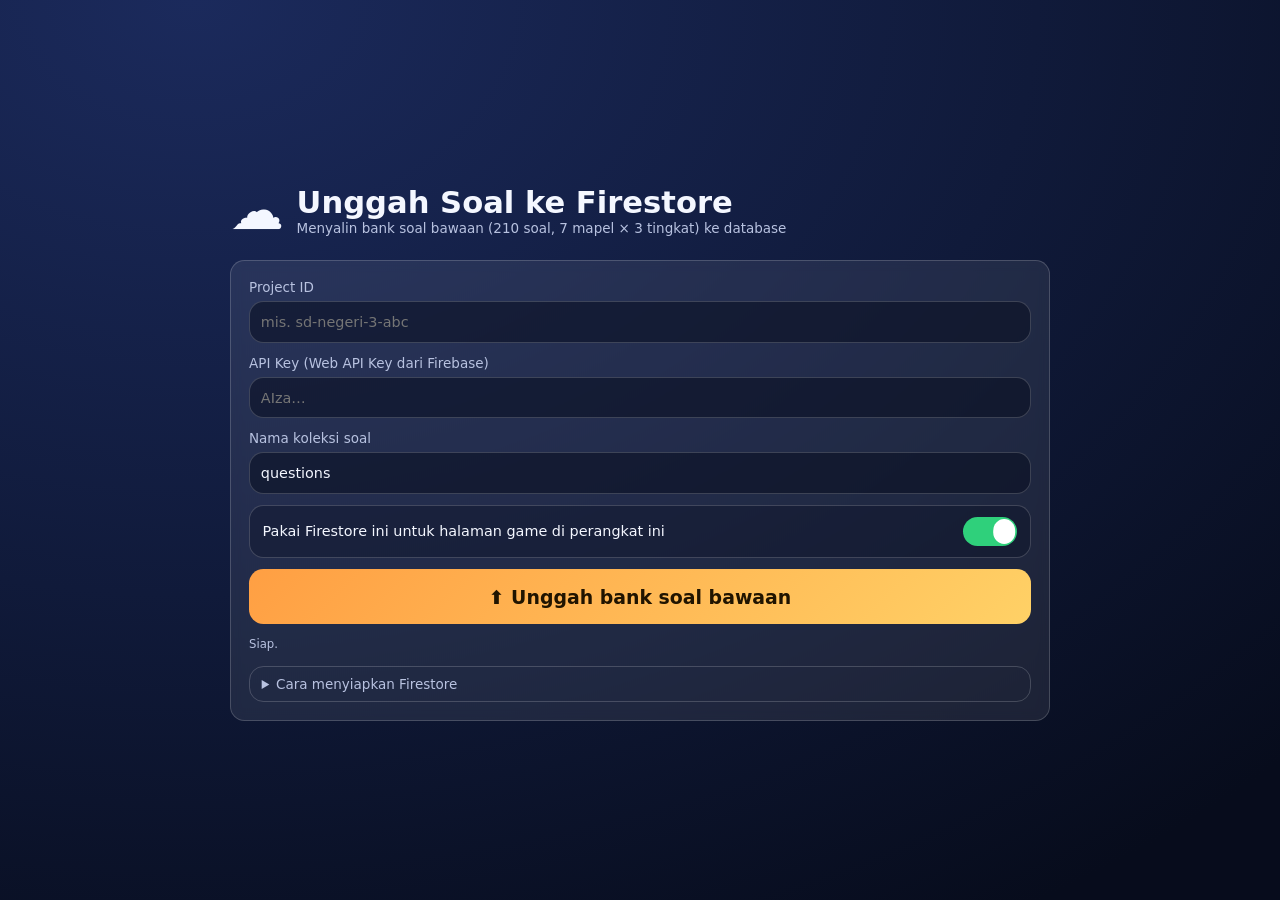
<file: seed.html>
<!DOCTYPE html>
<html lang="id">
<head>
<meta charset="UTF-8">
<meta name="viewport" content="width=device-width, initial-scale=1">
<title>Unggah Soal ke Firestore — Game Benar / Salah</title>
<link rel="stylesheet" href="game.css?v=20260924070316">
</head>
<body>
<section class="screen">
  <div class="menu-wrap" style="max-width:820px">
    <header class="menu-head">
      <div class="brand">
        <span class="brand-icon">☁️</span>
        <div>
          <h1>Unggah Soal ke Firestore</h1>
          <p class="sub">Menyalin bank soal bawaan (210 soal, 7 mapel × 3 tingkat) ke database</p>
        </div>
      </div>
    </header>

    <div class="panel">
      <label class="field"><span>Project ID</span>
        <input type="text" id="projectId" placeholder="mis. sd-negeri-3-abc"></label>
      <label class="field"><span>API Key (Web API Key dari Firebase)</span>
        <input type="text" id="apiKey" placeholder="AIza…"></label>
      <label class="field"><span>Nama koleksi soal</span>
        <input type="text" id="collection" value="questions"></label>

      <label class="switch-row" for="chkUse">
        <span>Pakai Firestore ini untuk halaman game di perangkat ini</span>
        <input type="checkbox" id="chkUse" checked>
        <i class="switch"></i>
      </label>

      <button class="primary-btn" id="btnSeed">⬆ Unggah bank soal bawaan</button>
      <p class="hint" id="status">Siap.</p>

      <details class="adv">
        <summary>Cara menyiapkan Firestore</summary>
        <p class="hint">
          1. Buka <a href="https://console.firebase.google.com" target="_blank" rel="noopener">console.firebase.google.com</a>,
          buat proyek lalu tambahkan aplikasi <b>Web</b>.<br>
          2. Menu <b>Build → Firestore Database → Create database</b>.<br>
          3. Menu <b>Project settings → General → Your apps</b>: salin <i>Project ID</i> dan <i>Web API Key</i>.<br>
          4. Aturan sementara agar halaman ini bisa mengunggah (ganti setelah selesai):
          <code>allow read, write: if true;</code><br>
          5. Klik <b>Unggah bank soal bawaan</b>. Setiap soal menjadi satu dokumen:
          <code>{ mapel, tingkat, soal, jawaban, penjelasan }</code>.<br>
          6. Setelah selesai, isi kolom Firestore di menu ⚙ halaman game (bisa sekali saja — nilai disimpan
          di perangkat), atau simpan konfigurasi ke berkas <code>www/game/firebase-config.json</code>
          agar semua perangkat langsung memakainya.
        </p>
        <p class="hint">Bila muncul pesan <b>403 PERMISSION_DENIED</b>, aturan Firestore masih menolak tulis
          untuk pengunjung anonim — ubah aturannya seperti langkah 4.</p>
        <p class="hint"><a href="index.html">← Kembali ke permainan</a></p>
      </details>
    </div>
  </div>
</section>

<div id="toast" class="toast" hidden></div>

<script src="firestore.js?v=20260924070316"></script>
<script>
(function () {
  const $ = (id) => document.getElementById(id);
  const saved = (function () {
    try { return JSON.parse(localStorage.getItem('game.firebase') || 'null') || {}; } catch (e) { return {}; }
  })();
  $('projectId').value = saved.projectId || '';
  $('apiKey').value = saved.apiKey || '';
  $('collection').value = saved.collection || 'questions';

  function toast(msg, ms = 3000) {
    const t = $('toast');
    t.textContent = msg;
    t.hidden = false;
    setTimeout(() => { t.hidden = true; }, ms);
  }

  $('btnSeed').addEventListener('click', async () => {
    const cfg = {
      projectId: $('projectId').value.trim(),
      apiKey: $('apiKey').value.trim(),
      collection: $('collection').value.trim() || 'questions',
      resultsCollection: (saved.resultsCollection || 'hasil')
    };
    const st = $('status');
    const btn = $('btnSeed');
    if (!cfg.projectId) { st.textContent = 'Project ID wajib diisi.'; return; }
    btn.disabled = true;
    try {
      const total = await QuestionSource.seedToFirestore(cfg, (sent, all) => {
        st.textContent = `Mengunggah ${sent} dari ${all} soal…`;
      });
      if ($('chkUse').checked) QuestionSource.saveConfig(cfg);
      st.textContent = `Selesai — ${total} soal tersimpan di koleksi "${cfg.collection}"` +
        ($('chkUse').checked ? ' dan dipakai halaman game di perangkat ini.' : '.');
      toast(`${total} soal berhasil diunggah`);
    } catch (e) {
      st.textContent = String(e.message || e);
      toast('Gagal mengunggah — lihat pesan di bawah tombol', 4000);
    } finally {
      btn.disabled = false;
    }
  });
})();
</script>
</body>
</html>
</file>
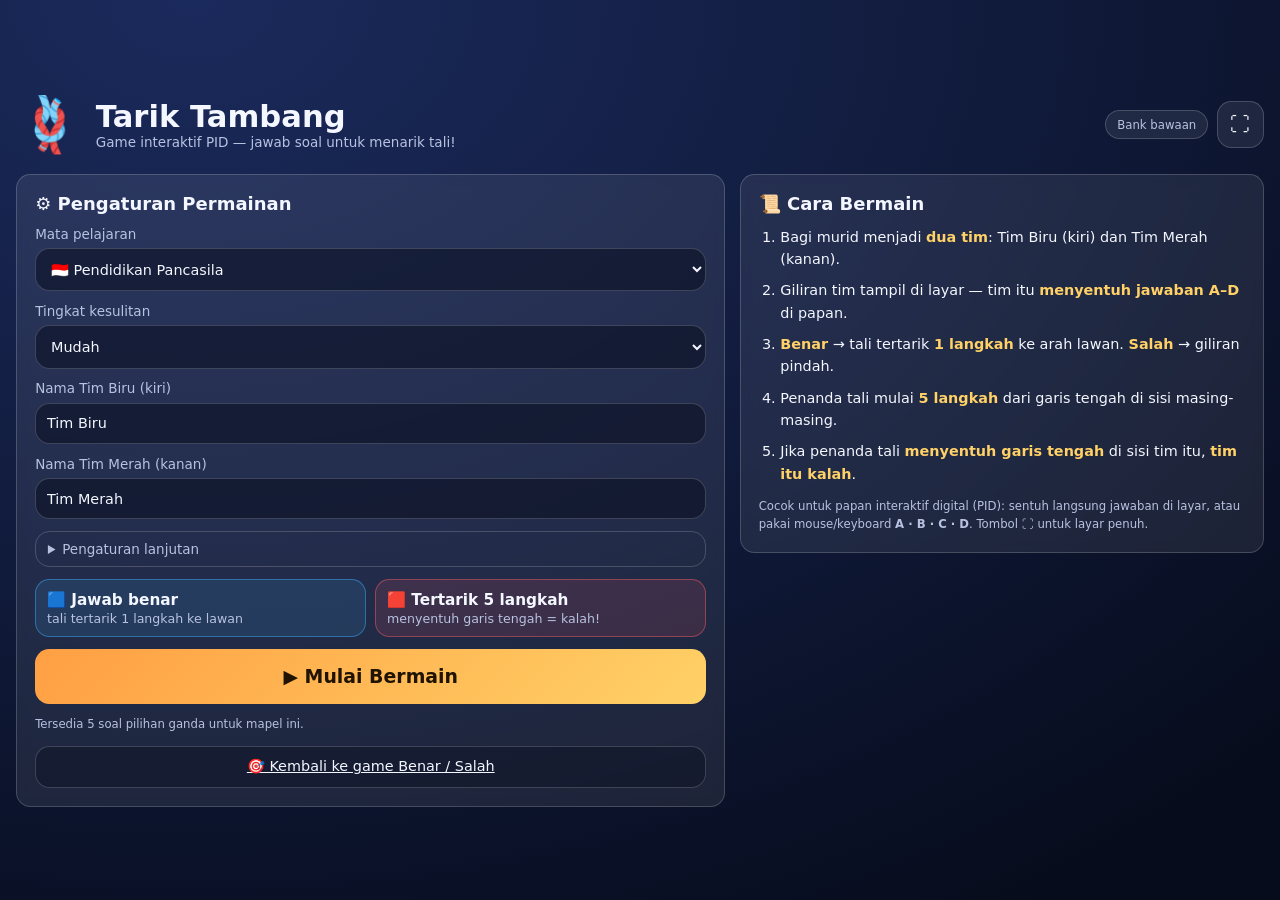
<file: tarik-tambang.html>
<!DOCTYPE html>
<html lang="id">
<head>
<meta charset="UTF-8">
<meta name="viewport" content="width=device-width, initial-scale=1, viewport-fit=cover">
<title>Tarik Tambang — Game Interaktif PID</title>
<link rel="icon" href="icon.svg">
<link rel="stylesheet" href="tarik-tambang.css?v=20260924070316">
</head>
<body>

<!-- ══════════════ LAYAR 1 — MENU ══════════════ -->
<section id="screenMenu" class="screen">
  <div class="menu-wrap">
    <header class="menu-head">
      <div class="brand">
        <span class="brand-icon">🪢</span>
        <div>
          <h1>Tarik Tambang</h1>
          <p class="sub">Game interaktif PID — jawab soal untuk menarik tali!</p>
        </div>
      </div>
      <div class="head-actions">
        <span class="badge" id="sourceBadge" title="Sumber soal">Bank bawaan</span>
        <button class="icon-btn" id="btnFull" title="Layar penuh">⛶</button>
      </div>
    </header>

    <main class="menu-grid">
      <div class="panel">
        <h2>⚙ Pengaturan Permainan</h2>

        <label class="field">
          <span>Mata pelajaran</span>
          <select id="selSubject"></select>
        </label>

        <label class="field">
          <span>Tingkat kesulitan</span>
          <select id="selLevel">
            <option value="mudah" selected>Mudah</option>
            <option value="sedang">Sedang</option>
            <option value="sulit">Sulit</option>
          </select>
        </label>

        <div class="field">
          <span>Nama Tim Biru (kiri)</span>
          <input type="text" id="inpNameA" maxlength="18" placeholder="Tim Biru" value="Tim Biru">
        </div>

        <div class="field">
          <span>Nama Tim Merah (kanan)</span>
          <input type="text" id="inpNameB" maxlength="18" placeholder="Tim Merah" value="Tim Merah">
        </div>

        <details class="adv">
          <summary>Pengaturan lanjutan</summary>

          <label class="field">
            <span>Level lawan komputer (Tim Merah otomatis)</span>
            <select id="selAI">
              <option value="0" selected>Tidak — dua tim manusia</option>
              <option value="0.45">Mudah (45% benar)</option>
              <option value="0.65">Sedang (65% benar)</option>
              <option value="0.85">Sulit (85% benar)</option>
            </select>
          </label>

          <label class="field">
            <span>Batas waktu per soal</span>
            <select id="selTimer">
              <option value="0">Tanpa waktu</option>
              <option value="10">10 detik</option>
              <option value="15">15 detik</option>
              <option value="20" selected>20 detik</option>
              <option value="30">30 detik</option>
            </select>
          </label>
        </details>

        <div class="rules">
          <div class="rule blue"><b>🟦 Jawab benar</b><span>tali tertarik 1 langkah ke lawan</span></div>
          <div class="rule red"><b>🟥 Tertarik 5 langkah</b><span>menyentuh garis tengah = kalah!</span></div>
        </div>

        <button class="primary-btn" id="btnStart">▶ Mulai Bermain</button>
        <p class="hint" id="poolInfo"></p>
        <a class="ghost-btn" href="index.html" style="text-align:center;">🎯 Kembali ke game Benar / Salah</a>
      </div>

      <div class="panel side">
        <h2>📜 Cara Bermain</h2>
        <ol class="howto">
          <li>Bagi murid menjadi <b>dua tim</b>: Tim Biru (kiri) dan Tim Merah (kanan).</li>
          <li>Giliran tim tampil di layar — tim itu <b>menyentuh jawaban A–D</b> di papan.</li>
          <li><b>Benar</b> → tali tertarik <b>1 langkah</b> ke arah lawan. <b>Salah</b> → giliran pindah.</li>
          <li>Penanda tali mulai <b>5 langkah</b> dari garis tengah di sisi masing-masing.</li>
          <li>Jika penanda tali <b>menyentuh garis tengah</b> di sisi tim itu, <b>tim itu kalah</b>.</li>
        </ol>
        <p class="hint">Cocok untuk papan interaktif digital (PID): sentuh langsung jawaban di layar,
          atau pakai mouse/keyboard <b>A · B · C · D</b>. Tombol ⛶ untuk layar penuh.</p>
      </div>
    </main>
  </div>
</section>

<!-- ══════════════ LAYAR 2 — BERMAIN ══════════════ -->
<section id="screenPlay" class="screen" hidden>
  <div class="play-top">
    <div class="chips">
      <span class="chip" id="chipSubject">—</span>
      <span class="chip" id="chipProgress">Soal 1</span>
      <span class="chip turn" id="chipTurn">—</span>
    </div>
    <div class="play-actions">
      <span class="timer-chip" id="timerChip" hidden><i id="timerBar"></i><b id="timerText">20</b></span>
      <button class="icon-btn" id="btnSound" title="Suara">🔊</button>
      <button class="icon-btn" id="btnFull2" title="Layar penuh">⛶</button>
      <button class="icon-btn danger" id="btnQuit" title="Keluar">✕</button>
    </div>
  </div>

  <div class="question-box">
    <p class="q-label">Siapa cepat, dia dapat! Sentuh jawaban di kartu timmu</p>
    <p class="q-text" id="questionText">…</p>
  </div>

  <!-- ARENA TARIK TAMBAng -->
  <div class="arena" id="arena">
    <!-- Kartu Tim Biru: jumlah tarikan di ATAS kartu, opsi jawaban di kartu -->
    <div class="team team-left" id="teamA">
      <div class="pull-count" id="countA"><b>0</b> tarikan</div>
      <div class="team-name" id="labelA">Tim Biru</div>
      <div class="team-opts" data-team="A">
        <button class="opt" data-i="0"><b>A</b><span>…</span></button>
        <button class="opt" data-i="1"><b>B</b><span>…</span></button>
        <button class="opt" data-i="2"><b>C</b><span>…</span></button>
        <button class="opt" data-i="3"><b>D</b><span>…</span></button>
      </div>
    </div>

    <div class="rope-area">
      <div class="middle-line"></div>
      <div class="ground">
        <div class="danger-zone danger-left" id="dangerLeft"></div>
        <div class="danger-zone danger-right" id="dangerRight"></div>
      </div>
      <!-- Tali digambar sebagai kurva SVG: tegang dari tepi lapangan,
           melewati badan kedua karakter, dan MELLENGUNG (kendor) di antara
           kedua tangan. Posisi kurva disegarkan oleh JS tiap tarikan. -->
      <svg class="rope-svg" id="ropeSvg" viewBox="0 0 100 100" preserveAspectRatio="none" aria-hidden="true">
        <path id="ropePath" d="M 0 46 L 8 46 Q 50 56 92 46 L 100 46" vector-effect="non-scaling-stroke"/>
      </svg>
      <div class="knot knot-left" id="knotA"><i class="knot-base"></i><i class="knot-core"></i></div>
      <div class="knot knot-right" id="knotB"><i class="knot-base"></i><i class="knot-core"></i></div>
      <!-- Karakter penarik tali: anak laki-laki berikat kepala merah putih (SVG,
           tanpa emoji agar tampil sama di semua perangkat). Warna baju tim
           mengikuti warna currentColor masing-masing sisi. -->
      <div class="critter critter-left krt" id="critterA">
        <svg class="boy" viewBox="0 0 120 150" aria-hidden="true">
          <!-- kaki -->
          <rect x="48" y="112" width="10" height="30" rx="4" fill="#2b3a67"/>
          <rect x="66" y="112" width="10" height="30" rx="4" fill="#2b3a67"/>
          <rect x="45" y="138" width="15" height="7" rx="3" fill="#1b2440"/>
          <rect x="64" y="138" width="15" height="7" rx="3" fill="#1b2440"/>
          <!-- baju (warna tim) -->
          <path d="M42 112 L47 82 Q60 72 73 82 L78 112 Z" fill="currentColor"/>
          <!-- lengan menarik tali ke depan -->
          <path d="M50 86 Q68 80 88 74" stroke="#ffd9b3" stroke-width="8" stroke-linecap="round" fill="none"/>
          <path d="M66 90 Q84 88 100 82" stroke="#ffd9b3" stroke-width="8" stroke-linecap="round" fill="none"/>
          <circle cx="90" cy="73" r="6" fill="#ffd9b3"/>
          <circle cx="102" cy="81" r="6" fill="#ffd9b3"/>
          <!-- kepala -->
          <circle cx="60" cy="50" r="21" fill="#ffd9b3"/>
          <!-- rambut -->
          <path d="M39 50 a21 21 0 0 1 42 0 z" fill="#5b3a29"/>
          <!-- ikat kepala bendera merah putih + ekornya -->
          <path d="M40 43 q-14 0 -20 10" stroke="#e63946" stroke-width="6" stroke-linecap="round" fill="none"/>
          <path d="M40 49 q-11 4 -14 13" stroke="#ffffff" stroke-width="5" stroke-linecap="round" fill="none"/>
          <rect x="38" y="40" width="44" height="7" rx="3.5" fill="#e63946"/>
          <rect x="38" y="47" width="44" height="5" rx="2.5" fill="#ffffff"/>
          <!-- wajah -->
          <circle cx="53" cy="58" r="2.4" fill="#33261e"/>
          <circle cx="67" cy="58" r="2.4" fill="#33261e"/>
          <path d="M54 65 q6 5 12 0" stroke="#b36b4c" stroke-width="2.5" stroke-linecap="round" fill="none"/>
        </svg>
      </div>
      <div class="critter critter-right krt" id="critterB">
        <svg class="boy" viewBox="0 0 120 150" aria-hidden="true">
          <rect x="48" y="112" width="10" height="30" rx="4" fill="#2b3a67"/>
          <rect x="66" y="112" width="10" height="30" rx="4" fill="#2b3a67"/>
          <rect x="45" y="138" width="15" height="7" rx="3" fill="#1b2440"/>
          <rect x="64" y="138" width="15" height="7" rx="3" fill="#1b2440"/>
          <path d="M42 112 L47 82 Q60 72 73 82 L78 112 Z" fill="currentColor"/>
          <path d="M50 86 Q68 80 88 74" stroke="#ffd9b3" stroke-width="8" stroke-linecap="round" fill="none"/>
          <path d="M66 90 Q84 88 100 82" stroke="#ffd9b3" stroke-width="8" stroke-linecap="round" fill="none"/>
          <circle cx="90" cy="73" r="6" fill="#ffd9b3"/>
          <circle cx="102" cy="81" r="6" fill="#ffd9b3"/>
          <circle cx="60" cy="50" r="21" fill="#ffd9b3"/>
          <path d="M39 50 a21 21 0 0 1 42 0 z" fill="#5b3a29"/>
          <path d="M40 43 q-14 0 -20 10" stroke="#e63946" stroke-width="6" stroke-linecap="round" fill="none"/>
          <path d="M40 49 q-11 4 -14 13" stroke="#ffffff" stroke-width="5" stroke-linecap="round" fill="none"/>
          <rect x="38" y="40" width="44" height="7" rx="3.5" fill="#e63946"/>
          <rect x="38" y="47" width="44" height="5" rx="2.5" fill="#ffffff"/>
          <circle cx="53" cy="58" r="2.4" fill="#33261e"/>
          <circle cx="67" cy="58" r="2.4" fill="#33261e"/>
          <path d="M54 65 q6 5 12 0" stroke="#b36b4c" stroke-width="2.5" stroke-linecap="round" fill="none"/>
        </svg>
      </div>
    </div>

    <div class="team team-right" id="teamB">
      <div class="pull-count" id="countB"><b>0</b> tarikan</div>
      <div class="team-name" id="labelB">Tim Merah</div>
      <div class="team-opts" data-team="B">
        <button class="opt" data-i="0"><b>A</b><span>…</span></button>
        <button class="opt" data-i="1"><b>B</b><span>…</span></button>
        <button class="opt" data-i="2"><b>C</b><span>…</span></button>
        <button class="opt" data-i="3"><b>D</b><span>…</span></button>
      </div>
    </div>
  </div>

  <div class="feedback" id="feedback" hidden>
    <div class="fb-head" id="fbHead"></div>
    <p class="fb-result" id="fbResult"></p>
    <p class="fb-explain" id="fbExplain"></p>
  </div>
</section>

<!-- ══════════════ LAYAR 3 — HASIL ══════════════ -->
<section id="screenResult" class="screen" hidden>
  <div class="result-wrap">
    <div class="trophy" id="trophy">🏆</div>
    <h2 id="resultTitle">Selamat!</h2>
    <p class="result-sub" id="resultSub"></p>

    <div class="stat-grid">
      <div class="stat stat-a"><b id="statA">0</b><span id="statALabel">Tim Biru</span></div>
      <div class="stat draw"><b id="statDraw">0</b><span>soal seri / lewat</span></div>
      <div class="stat stat-b"><b id="statB">0</b><span id="statBLabel">Tim Merah</span></div>
    </div>

    <div class="result-actions">
      <button class="primary-btn" id="btnAgain">🔁 Main lagi</button>
      <button class="ghost-btn big" id="btnBackMenu">Menu utama</button>
    </div>
  </div>
</section>

<div id="toast" class="toast" hidden></div>

<script src="tarik-tambang.js?v=20260924070316"></script>
</body>
</html>
</file>
<file: game.css>
/* ══════════ Game Benar / Salah — gaya ══════════
   Semua ukuran memakai clamp(..., vmin, ...) supaya tampilan ikut membesar
   di layar PID besar, tetap rapi di desktop, dan tidak sesak di Android. */

:root {
  --accent: #ff9f43;
  --accent-2: #ffd166;
  --bg-1: #101a3a;
  --bg-2: #1b2a5c;
  --surface: rgba(255, 255, 255, .08);
  --surface-2: rgba(255, 255, 255, .14);
  --border: rgba(255, 255, 255, .18);
  --text: #f4f7ff;
  --muted: #b8c2e0;
  --ok: #2fd07b;
  --ok-dark: #0f7a45;
  --danger: #ff5d6c;
  --danger-dark: #8c1b2a;
  --radius: clamp(12px, 1.6vmin, 26px);
  --pad: clamp(10px, 1.8vmin, 30px);
}

* { box-sizing: border-box; margin: 0; padding: 0; }
[hidden] { display: none !important; }
html, body { height: 100%; }
body {
  font-family: 'Segoe UI', Roboto, system-ui, sans-serif;
  color: var(--text);
  background: radial-gradient(120% 120% at 15% 0%, var(--bg-2) 0%, var(--bg-1) 55%, #070c1c 100%);
  overflow: hidden;
  user-select: none;
  -webkit-tap-highlight-color: transparent;
}
button { font-family: inherit; cursor: pointer; border: 0; color: inherit; }
input, select { font-family: inherit; }
a { color: var(--accent-2); }

.screen {
  position: fixed; inset: 0;
  display: flex; flex-direction: column;
  padding: calc(env(safe-area-inset-top) + var(--pad)) var(--pad)
           calc(env(safe-area-inset-bottom) + var(--pad));
  overflow: auto;
}

/* ══════════ MENU ══════════ */
.menu-wrap { margin: auto; width: 100%; max-width: 1500px; display: flex; flex-direction: column; gap: clamp(12px, 2vmin, 28px); }
.menu-head { display: flex; align-items: center; justify-content: space-between; gap: 12px; flex-wrap: wrap; }
.brand { display: flex; align-items: center; gap: clamp(8px, 1.4vmin, 18px); }
.brand-icon { font-size: clamp(30px, 6vmin, 74px); }
.brand h1 { font-size: clamp(20px, 3.4vmin, 46px); line-height: 1.15; }
.brand .sub { color: var(--muted); font-size: clamp(12px, 1.5vmin, 22px); }
.head-actions { display: flex; align-items: center; gap: clamp(6px, 1vmin, 14px); }
.badge {
  background: var(--surface); border: 1px solid var(--border); color: var(--muted);
  padding: clamp(4px, .7vmin, 10px) clamp(8px, 1.2vmin, 18px);
  border-radius: 999px; font-size: clamp(11px, 1.3vmin, 18px); white-space: nowrap;
}
.badge.fire { color: var(--ok); border-color: rgba(47, 208, 123, .5); }
.icon-btn {
  width: clamp(34px, 5.2vmin, 64px); height: clamp(34px, 5.2vmin, 64px);
  border-radius: var(--radius); background: var(--surface); border: 1px solid var(--border);
  font-size: clamp(15px, 2.2vmin, 28px); display: grid; place-items: center;
}
.icon-btn:hover { border-color: var(--accent); }
.icon-btn.danger:hover { border-color: var(--danger); color: var(--danger); }

.menu-grid { display: grid; gap: clamp(10px, 1.6vmin, 24px); grid-template-columns: 1fr; }
@media (min-width: 900px) {
  .menu-grid { grid-template-columns: 1.15fr .85fr; align-items: start; }
}
.panel {
  background: var(--surface); border: 1px solid var(--border);
  border-radius: var(--radius); padding: clamp(12px, 2vmin, 30px);
  display: flex; flex-direction: column; gap: clamp(8px, 1.3vmin, 20px);
  backdrop-filter: blur(6px);
}
.panel h2 { font-size: clamp(15px, 2vmin, 28px); }
.field { display: flex; flex-direction: column; gap: clamp(4px, .7vmin, 10px); font-size: clamp(12px, 1.5vmin, 20px); }
.field > span { color: var(--muted); }
.field select, .field input[type="text"], .save-box input {
  background: rgba(8, 14, 32, .55); border: 1px solid var(--border); color: var(--text);
  padding: clamp(9px, 1.3vmin, 18px) clamp(10px, 1.2vmin, 18px);
  border-radius: var(--radius); font-size: clamp(13px, 1.6vmin, 22px); outline: none; width: 100%;
}
.field select:focus, .field input:focus { border-color: var(--accent); }
input[type="range"] { width: 100%; accent-color: var(--accent); height: clamp(18px, 2.4vmin, 30px); }

.switch-row {
  display: flex; align-items: center; justify-content: space-between; gap: 10px;
  background: rgba(8, 14, 32, .35); border: 1px solid var(--border); border-radius: var(--radius);
  padding: clamp(8px, 1.2vmin, 16px) clamp(10px, 1.4vmin, 20px);
  cursor: pointer; font-size: clamp(13px, 1.6vmin, 22px);
}
.switch-row input { position: absolute; opacity: 0; pointer-events: none; }
.switch {
  width: clamp(44px, 6vmin, 76px); height: clamp(24px, 3.2vmin, 40px);
  background: rgba(255, 255, 255, .2); border-radius: 999px; position: relative; transition: background .18s;
  flex: 0 0 auto;
}
.switch::after {
  content: ''; position: absolute; top: 8%; left: 4%;
  width: 42%; height: 84%; background: #fff; border-radius: 50%; transition: transform .18s;
}
.switch-row input:checked + .switch { background: var(--ok); }
.switch-row input:checked + .switch::after { transform: translateX(120%); }

.adv { border: 1px solid var(--border); border-radius: var(--radius); padding: clamp(6px, 1vmin, 14px) clamp(10px, 1.3vmin, 18px); }
.adv summary { cursor: pointer; color: var(--muted); font-size: clamp(12px, 1.5vmin, 20px); }
.adv[open] { display: flex; flex-direction: column; gap: clamp(8px, 1.2vmin, 16px); }

.primary-btn {
  background: linear-gradient(135deg, var(--accent), var(--accent-2));
  color: #201400; font-weight: 800; border-radius: var(--radius);
  padding: clamp(12px, 1.8vmin, 26px); font-size: clamp(15px, 2.1vmin, 30px);
}
.primary-btn:hover { filter: brightness(1.06); }
.ghost-btn {
  background: rgba(8, 14, 32, .4); border: 1px solid var(--border); color: var(--text);
  border-radius: var(--radius); padding: clamp(9px, 1.3vmin, 18px) clamp(12px, 1.6vmin, 24px);
  font-size: clamp(12px, 1.6vmin, 22px);
}
.ghost-btn:hover { border-color: var(--accent); }
.ghost-btn.big { padding: clamp(11px, 1.6vmin, 22px); width: 100%; }
.row { display: flex; gap: clamp(6px, 1vmin, 14px); flex-wrap: wrap; }
.row > * { flex: 1 1 auto; }
.hint { color: var(--muted); font-size: clamp(11px, 1.3vmin, 18px); line-height: 1.6; }

.preview-box {
  position: relative; aspect-ratio: 4/3; width: 100%; border-radius: var(--radius);
  overflow: hidden; background: #060a18; border: 1px solid var(--border);
}
.preview-box video { width: 100%; height: 100%; object-fit: cover; transform: scaleX(-1); }
.preview-msg {
  position: absolute; inset: 0; display: grid; place-items: center; text-align: center;
  color: var(--muted); font-size: clamp(11px, 1.4vmin, 18px); padding: 12px;
}
.rules { display: flex; gap: clamp(6px, 1vmin, 14px); }
.rule {
  flex: 1; border-radius: var(--radius); padding: clamp(8px, 1.2vmin, 18px);
  display: flex; flex-direction: column; gap: 2px; border: 1.5px solid var(--border);
}
.rule b { font-size: clamp(13px, 1.7vmin, 24px); }
.rule span { font-size: clamp(11px, 1.4vmin, 19px); color: var(--muted); }
.rule.left { background: rgba(47, 208, 123, .12); border-color: rgba(47, 208, 123, .45); }
.rule.right { background: rgba(255, 93, 108, .12); border-color: rgba(255, 93, 108, .45); }

/* ══════════ BERMAIN ══════════ */
#screenPlay { gap: clamp(6px, 1vmin, 16px); }
.play-top { display: flex; align-items: center; justify-content: space-between; gap: 10px; flex-wrap: wrap; flex: 0 0 auto; }
.chips { display: flex; gap: clamp(4px, .8vmin, 12px); flex-wrap: wrap; }
.chip {
  background: var(--surface); border: 1px solid var(--border); color: var(--muted);
  padding: clamp(3px, .6vmin, 8px) clamp(8px, 1.1vmin, 16px);
  border-radius: 999px; font-size: clamp(11px, 1.4vmin, 20px); white-space: nowrap;
}
.chip.ok { color: var(--ok); border-color: rgba(47, 208, 123, .5); }
.play-actions { display: flex; align-items: center; gap: clamp(4px, .8vmin, 12px); }
.timer-chip {
  position: relative; min-width: clamp(56px, 8vmin, 120px); height: clamp(30px, 4.6vmin, 56px);
  border-radius: 999px; background: var(--surface); border: 1px solid var(--border);
  display: grid; place-items: center; overflow: hidden;
}
.timer-chip i { position: absolute; inset: 0; width: 100%; background: rgba(255, 159, 67, .3); transition: width .15s linear; }
.timer-chip b { position: relative; font-size: clamp(13px, 1.8vmin, 26px); }
.timer-chip.low b { color: #ffd7db; }
.timer-chip.low i { background: rgba(255, 93, 108, .45); }

.question-box {
  flex: 0 0 auto; background: var(--surface); border: 1px solid var(--border);
  border-radius: var(--radius); padding: clamp(10px, 1.6vmin, 26px) clamp(12px, 2vmin, 32px);
  text-align: center;
}
.q-label { color: var(--muted); font-size: clamp(11px, 1.4vmin, 20px); letter-spacing: .06em; text-transform: uppercase; }
.q-text {
  font-size: clamp(20px, 4.6vmin, 66px); font-weight: 800; line-height: 1.25;
  margin-top: clamp(2px, .6vmin, 10px); max-height: 40vh; overflow: auto;
}

.stage {
  position: relative; flex: 1 1 auto; min-height: 0; border-radius: var(--radius);
  overflow: hidden; background: #060a18; border: 1px solid var(--border);
}
.stage video { width: 100%; height: 100%; object-fit: cover; transform: scaleX(-1); }

/* Lebar zona = ZONE_EDGE di vision.js (0,35). Sisanya pita netral 30% di tengah
   supaya murid yang lewat di tengah tidak dianggap menjawab. vision.js mengikuti
   pemotongan video (object-fit: cover) sehingga garis zona ini sama dengan batas
   yang dipakai deteksi di ukuran layar apa pun. */
.zone {
  position: absolute; top: 0; bottom: 0; width: 35%;
  display: flex; flex-direction: column; align-items: center; justify-content: center; gap: clamp(4px, 1vmin, 14px);
  background: rgba(0, 0, 0, .18); transition: background .12s, box-shadow .12s;
  padding: clamp(6px, 1.4vmin, 20px);
}
.zone-left { left: 0; border-right: 2px dashed rgba(255, 255, 255, .25); }
.zone-right { right: 0; border-left: 2px dashed rgba(255, 255, 255, .25); }
.zone-word { font-size: clamp(22px, 5.4vmin, 84px); font-weight: 900; letter-spacing: .04em; text-shadow: 0 2px 18px rgba(0, 0, 0, .75); }
.zone-icon {
  font-size: clamp(28px, 7vmin, 110px); font-weight: 900; line-height: 1;
  opacity: .5; text-shadow: 0 2px 18px rgba(0, 0, 0, .75);
}
.zone-left .zone-word, .zone-left .zone-icon { color: #7dffb5; }
.zone-right .zone-word, .zone-right .zone-icon { color: #ffa8b2; }
.zone-left.hot { background: rgba(47, 208, 123, .34); box-shadow: inset 0 0 0 4px rgba(47, 208, 123, .9); }
.zone-right.hot { background: rgba(255, 93, 108, .34); box-shadow: inset 0 0 0 4px rgba(255, 93, 108, .9); }
.zone-left.hot .zone-icon, .zone-right.hot .zone-icon { opacity: 1; }
.zone-track { width: 78%; height: clamp(5px, 1vmin, 14px); background: rgba(0, 0, 0, .45); border-radius: 999px; overflow: hidden; }
.zone-track i { display: block; height: 100%; width: 0; transition: width .1s linear; }
.zone-left .zone-track i { background: var(--ok); }
.zone-right .zone-track i { background: var(--danger); }

/* Kamera sudah melihat ada orang di sisi ini, tetapi belum cukup lama untuk
   menjawab — jadi murid tahu kameranya "melihat" dan perlu berdiri sebentar. */
.zone-left.seen { box-shadow: inset 0 0 0 3px rgba(47, 208, 123, .55); }
.zone-right.seen { box-shadow: inset 0 0 0 3px rgba(255, 93, 108, .55); }
.zone-left.seen .zone-icon, .zone-right.seen .zone-icon { opacity: .85; }

/* Batang kemajuan: isian tumbuh mulus (transisi) dengan garis-garis berjalan,
   jadi terlihat "sedang menghitung" dan murid tahu harus bertahan di tempat. */
.zone.hot { animation: zona-denyut .7s ease-in-out infinite alternate; }
.zone.hot .zone-track { background: rgba(0, 0, 0, .6); box-shadow: 0 0 0 2px rgba(255, 255, 255, .28); }
.zone.hot .zone-track i {
  transition: width .09s linear;
  background-size: 200% 100%;
  animation: bar-jalan .6s linear infinite;
}
.zone-left.hot .zone-track i { background-image: linear-gradient(90deg, #2fd07b, #d6ffe9 45%, #2fd07b); }
.zone-right.hot .zone-track i { background-image: linear-gradient(90deg, #ff5d6c, #ffdadd 45%, #ff5d6c); }

/* Kamera melihat gerakan di zona ini (belum mulai menghitung): batang penuh,
   samar, berkilau berjalan — umpan balik sesaat sebelum hitungan dwell mulai. */
.zone.sig .zone-track { background: rgba(0, 0, 0, .5); box-shadow: 0 0 0 2px rgba(255, 255, 255, .2); }
.zone.sig .zone-track i {
  opacity: .38;
  background-size: 200% 100%;
  animation: bar-jalan .7s linear infinite;
}
.zone-left.sig .zone-track i { background-image: linear-gradient(90deg, #2fd07b, #d6ffe9 45%, #2fd07b); }
.zone-right.sig .zone-track i { background-image: linear-gradient(90deg, #ff5d6c, #ffdadd 45%, #ff5d6c); }

@keyframes bar-jalan { from { background-position: 0 0; } to { background-position: -200% 0; } }
@keyframes zona-denyut { from { filter: brightness(.94); } to { filter: brightness(1.14); } }
@media (prefers-reduced-motion: reduce) {
  .zone.hot, .zone.hot .zone-track i { animation: none; }
  .zone.sig, .zone.sig .zone-track i { animation: none; }
  .zone-track i { transition: width .2s linear; }
}

.stage-note {
  position: absolute; left: 50%; top: 50%; transform: translate(-50%, -50%);
  background: rgba(6, 10, 24, .78); border: 1px solid var(--border); border-radius: var(--radius);
  padding: clamp(8px, 1.4vmin, 22px) clamp(12px, 2vmin, 34px); text-align: center;
  font-size: clamp(12px, 1.7vmin, 26px); line-height: 1.5; max-width: 70%;
}
.stage-note:empty { display: none; }

.feedback {
  position: absolute; inset: 0; display: flex; flex-direction: column; align-items: center;
  justify-content: center; gap: clamp(4px, 1.2vmin, 18px); text-align: center;
  padding: clamp(10px, 2vmin, 30px); backdrop-filter: blur(3px);
  animation: fb .2s ease-out;
}
@keyframes fb { from { opacity: 0; transform: scale(.96); } to { opacity: 1; transform: none; } }
.feedback.good { background: rgba(15, 122, 69, .82); }
.feedback.bad { background: rgba(140, 27, 42, .84); }
.feedback.timeout { background: rgba(50, 58, 92, .85); }
.fb-head { font-size: clamp(26px, 7vmin, 110px); font-weight: 900; line-height: 1.05; }
.fb-result { font-size: clamp(13px, 2vmin, 30px); font-weight: 600; }
.fb-explain { font-size: clamp(12px, 1.7vmin, 26px); max-width: 90%; line-height: 1.5; opacity: .95; }

/* ══════════ HASIL ══════════ */
.result-wrap { margin: auto; width: 100%; max-width: 1100px; display: flex; flex-direction: column; align-items: center; gap: clamp(8px, 1.4vmin, 20px); }
.score-circle {
  width: clamp(110px, 22vmin, 280px); aspect-ratio: 1; border-radius: 50%;
  display: flex; flex-direction: column; align-items: center; justify-content: center;
  background: conic-gradient(var(--accent) var(--p, 0%), rgba(255, 255, 255, .12) 0);
  position: relative;
}
.score-circle::after {
  content: ''; position: absolute; inset: 8%; border-radius: 50%; background: #0d1430;
}
.score-circle b { position: relative; z-index: 1; font-size: clamp(34px, 8vmin, 90px); }
.score-circle span { position: relative; z-index: 1; color: var(--muted); font-size: clamp(11px, 1.6vmin, 22px); }
#resultTitle { font-size: clamp(20px, 3.6vmin, 46px); }
.result-sub { color: var(--muted); font-size: clamp(12px, 1.7vmin, 24px); text-align: center; }
.stars { font-size: clamp(24px, 5vmin, 64px); letter-spacing: .1em; }
.review { width: 100%; display: flex; flex-direction: column; gap: clamp(6px, 1vmin, 14px); max-height: 42vh; overflow: auto; }
.rev-item {
  background: var(--surface); border: 1px solid var(--border); border-left-width: 6px;
  border-radius: var(--radius); padding: clamp(8px, 1.2vmin, 18px) clamp(10px, 1.5vmin, 22px);
  display: flex; gap: clamp(6px, 1vmin, 14px); align-items: flex-start;
  font-size: clamp(12px, 1.6vmin, 22px);
}
.rev-item.right { border-left-color: var(--ok); }
.rev-item.wrong { border-left-color: var(--danger); }
.rev-item.skip { border-left-color: #8e9ac0; }
.rev-mark { font-size: 1.3em; line-height: 1; }
.rev-body b { display: block; line-height: 1.4; }
.rev-body span { color: var(--muted); font-size: .88em; }
.save-box { display: flex; gap: clamp(6px, 1vmin, 14px); width: 100%; max-width: 620px; flex-wrap: wrap; }
.save-box input { flex: 1 1 220px; }
.result-actions { display: flex; gap: clamp(6px, 1vmin, 14px); width: 100%; max-width: 720px; flex-wrap: wrap; }
.result-actions .primary-btn { flex: 2 1 260px; }

/* ══════════ MODAL & TOAST ══════════ */
.modal {
  position: fixed; inset: 0; background: rgba(4, 8, 20, .72); z-index: 60;
  display: grid; place-items: center; padding: var(--pad);
}
.modal-card {
  background: #131c3d; border: 1px solid var(--border); border-radius: var(--radius);
  padding: clamp(14px, 2.2vmin, 32px); width: min(680px, 100%);
  display: flex; flex-direction: column; gap: clamp(8px, 1.2vmin, 18px); max-height: 90vh; overflow: auto;
}
.modal-card h3 { font-size: clamp(15px, 2vmin, 28px); }
.toast {
  position: fixed; left: 50%; bottom: calc(env(safe-area-inset-bottom) + 18px);
  transform: translateX(-50%); background: #1e2a55; border: 1px solid var(--border);
  color: #fff; padding: clamp(8px, 1.2vmin, 16px) clamp(14px, 2vmin, 28px);
  border-radius: 999px; font-size: clamp(12px, 1.5vmin, 20px); z-index: 90; max-width: 90vw; text-align: center;
}

::-webkit-scrollbar { width: 8px; height: 8px; }
::-webkit-scrollbar-thumb { background: rgba(255, 255, 255, .22); border-radius: 8px; }
</file>
<file: tarik-tambang.css>
/* ══════════ Game Tarik Tambang — gaya ══════════
   Semua ukuran memakai clamp(..., vmin, ...) supaya tampilan ikut membesar
   di layar PID besar, tetap rapi di desktop, dan tidak sesak di Android. */

:root {
  --blue: #38b6ff;
  --blue-dark: #0e5fa8;
  --red: #ff5d6c;
  --red-dark: #8c1b2a;
  --accent: #ff9f43;
  --accent-2: #ffd166;
  --bg-1: #101a3a;
  --bg-2: #1b2a5c;
  --surface: rgba(255, 255, 255, .08);
  --border: rgba(255, 255, 255, .18);
  --text: #f4f7ff;
  --muted: #b8c2e0;
  --ok: #2fd07b;
  --danger: #ff5d6c;
  --radius: clamp(12px, 1.6vmin, 26px);
  --pad: clamp(10px, 1.8vmin, 30px);
}

* { box-sizing: border-box; margin: 0; padding: 0; }
[hidden] { display: none !important; }
html, body { height: 100%; }
body {
  font-family: 'Segoe UI', Roboto, system-ui, sans-serif;
  color: var(--text);
  background: radial-gradient(120% 120% at 15% 0%, var(--bg-2) 0%, var(--bg-1) 55%, #070c1c 100%);
  overflow: hidden;
  user-select: none;
  -webkit-tap-highlight-color: transparent;
}
button { font-family: inherit; cursor: pointer; border: 0; color: inherit; }
input, select { font-family: inherit; }
a { color: var(--accent-2); }

.screen {
  position: fixed; inset: 0;
  display: flex; flex-direction: column;
  padding: calc(env(safe-area-inset-top) + var(--pad)) var(--pad)
           calc(env(safe-area-inset-bottom) + var(--pad));
  overflow: auto;
}

/* ══════════ MENU ══════════ */
.menu-wrap { margin: auto; width: 100%; max-width: 1500px; display: flex; flex-direction: column; gap: clamp(12px, 2vmin, 28px); }
.menu-head { display: flex; align-items: center; justify-content: space-between; gap: 12px; flex-wrap: wrap; }
.brand { display: flex; align-items: center; gap: clamp(8px, 1.4vmin, 18px); }
.brand-icon { font-size: clamp(30px, 6vmin, 74px); }
.brand h1 { font-size: clamp(20px, 3.4vmin, 46px); line-height: 1.15; }
.brand .sub { color: var(--muted); font-size: clamp(12px, 1.5vmin, 22px); }
.head-actions { display: flex; align-items: center; gap: clamp(6px, 1vmin, 14px); }
.badge {
  background: var(--surface); border: 1px solid var(--border); color: var(--muted);
  padding: clamp(4px, .7vmin, 10px) clamp(8px, 1.2vmin, 18px);
  border-radius: 999px; font-size: clamp(11px, 1.3vmin, 18px); white-space: nowrap;
}
.icon-btn {
  width: clamp(34px, 5.2vmin, 64px); height: clamp(34px, 5.2vmin, 64px);
  border-radius: var(--radius); background: var(--surface); border: 1px solid var(--border);
  font-size: clamp(15px, 2.2vmin, 28px); display: grid; place-items: center;
}
.icon-btn:hover { border-color: var(--accent); }
.icon-btn.danger:hover { border-color: var(--danger); color: var(--danger); }

.menu-grid { display: grid; gap: clamp(10px, 1.6vmin, 24px); grid-template-columns: 1fr; }
@media (min-width: 900px) { .menu-grid { grid-template-columns: 1.15fr .85fr; align-items: start; } }
.panel {
  background: var(--surface); border: 1px solid var(--border);
  border-radius: var(--radius); padding: clamp(12px, 2vmin, 30px);
  display: flex; flex-direction: column; gap: clamp(8px, 1.3vmin, 20px);
  backdrop-filter: blur(6px);
}
.panel h2 { font-size: clamp(15px, 2vmin, 28px); }
.field { display: flex; flex-direction: column; gap: clamp(4px, .7vmin, 10px); font-size: clamp(12px, 1.5vmin, 20px); }
.field > span { color: var(--muted); }
.field select, .field input[type="text"] {
  background: rgba(8, 14, 32, .55); border: 1px solid var(--border); color: var(--text);
  padding: clamp(9px, 1.3vmin, 18px) clamp(10px, 1.2vmin, 18px);
  border-radius: var(--radius); font-size: clamp(13px, 1.6vmin, 22px); outline: none; width: 100%;
}
.field select:focus, .field input:focus { border-color: var(--accent); }

.adv { border: 1px solid var(--border); border-radius: var(--radius); padding: clamp(6px, 1vmin, 14px) clamp(10px, 1.3vmin, 18px); }
.adv summary { cursor: pointer; color: var(--muted); font-size: clamp(12px, 1.5vmin, 20px); }
.adv[open] { display: flex; flex-direction: column; gap: clamp(8px, 1.2vmin, 16px); }

.primary-btn {
  background: linear-gradient(135deg, var(--accent), var(--accent-2));
  color: #201400; font-weight: 800; border-radius: var(--radius);
  padding: clamp(12px, 1.8vmin, 26px); font-size: clamp(15px, 2.1vmin, 30px);
}
.primary-btn:hover { filter: brightness(1.06); }
.ghost-btn {
  background: rgba(8, 14, 32, .4); border: 1px solid var(--border); color: var(--text);
  border-radius: var(--radius); padding: clamp(9px, 1.3vmin, 18px) clamp(12px, 1.6vmin, 24px);
  font-size: clamp(12px, 1.6vmin, 22px);
}
.ghost-btn:hover { border-color: var(--accent); }
.hint { color: var(--muted); font-size: clamp(11px, 1.3vmin, 18px); line-height: 1.6; }

.rules { display: flex; gap: clamp(6px, 1vmin, 14px); }
.rule {
  flex: 1; border-radius: var(--radius); padding: clamp(8px, 1.2vmin, 18px);
  display: flex; flex-direction: column; gap: 2px; border: 1.5px solid var(--border);
}
.rule b { font-size: clamp(13px, 1.7vmin, 24px); }
.rule span { font-size: clamp(11px, 1.4vmin, 19px); color: var(--muted); }
.rule.blue { background: rgba(56, 182, 255, .12); border-color: rgba(56, 182, 255, .45); }
.rule.red { background: rgba(255, 93, 108, .12); border-color: rgba(255, 93, 108, .45); }

.howto { display: flex; flex-direction: column; gap: clamp(6px, 1vmin, 14px); padding-left: clamp(18px, 2.4vmin, 34px); font-size: clamp(12px, 1.6vmin, 22px); line-height: 1.55; }
.howto b { color: var(--accent-2); }

/* ══════════ BERMAIN ══════════ */
#screenPlay { gap: clamp(6px, 1vmin, 16px); }
.play-top { display: flex; align-items: center; justify-content: space-between; gap: 10px; flex-wrap: wrap; flex: 0 0 auto; }
.chips { display: flex; gap: clamp(4px, .8vmin, 12px); flex-wrap: wrap; }
.chip {
  background: var(--surface); border: 1px solid var(--border); color: var(--muted);
  padding: clamp(3px, .6vmin, 8px) clamp(8px, 1.1vmin, 16px);
  border-radius: 999px; font-size: clamp(11px, 1.4vmin, 20px); white-space: nowrap;
}
.chip.turn { color: var(--accent-2); border-color: rgba(255, 209, 102, .5); font-weight: 700; }
.play-actions { display: flex; align-items: center; gap: clamp(4px, .8vmin, 12px); }
.timer-chip {
  position: relative; min-width: clamp(56px, 8vmin, 120px); height: clamp(30px, 4.6vmin, 56px);
  border-radius: 999px; background: var(--surface); border: 1px solid var(--border);
  display: grid; place-items: center; overflow: hidden;
}
.timer-chip i { position: absolute; inset: 0; width: 100%; background: rgba(255, 159, 67, .3); transition: width .15s linear; }
.timer-chip b { position: relative; font-size: clamp(13px, 1.8vmin, 26px); }
.timer-chip.low b { color: #ffd7db; }
.timer-chip.low i { background: rgba(255, 93, 108, .45); }

.question-box {
  flex: 0 0 auto; background: var(--surface); border: 1px solid var(--border);
  border-radius: var(--radius); padding: clamp(6px, 1vmin, 18px) clamp(12px, 2vmin, 32px);
  text-align: center;
}
/* Opsi jawaban kini DI BAWAH arena — tombol besar ramah sentuhan PID. */
.options {
  flex: 0 0 auto;
  display: grid; grid-template-columns: repeat(4, 1fr); gap: clamp(5px, .9vmin, 16px);
}
@media (max-width: 700px) { .options { grid-template-columns: repeat(2, 1fr); } }
.q-label { color: var(--muted); font-size: clamp(11px, 1.5vmin, 22px); letter-spacing: .04em; text-transform: uppercase; }
.q-label b { color: var(--accent-2); }
.q-text {
  font-size: clamp(18px, 3.6vmin, 54px); font-weight: 800; line-height: 1.25;
  margin-top: clamp(2px, .5vmin, 8px); max-height: 22vh; overflow: auto;
}
.opt {
  display: flex; align-items: center; gap: clamp(5px, .8vmin, 14px); text-align: left;
  background: rgba(8, 14, 32, .55); border: 1.5px solid var(--border);
  border-radius: var(--radius); padding: clamp(7px, 1.1vmin, 18px);
  font-size: clamp(12px, 1.7vmin, 26px); line-height: 1.3; transition: transform .08s, border-color .12s, background .12s;
}
.opt b {
  flex: 0 0 auto; width: clamp(24px, 3.6vmin, 52px); height: clamp(24px, 3.6vmin, 52px);
  display: grid; place-items: center; border-radius: 50%;
  background: rgba(255, 255, 255, .14); font-size: clamp(12px, 1.8vmin, 28px);
}
.opt:hover { border-color: var(--accent); }
.opt:active { transform: scale(.97); }
.opt.correct { background: rgba(47, 208, 123, .85); border-color: var(--ok); color: #04140b; font-weight: 700; }
.opt.correct b { background: rgba(0, 0, 0, .3); color: #fff; }
.opt.wrong { background: rgba(255, 93, 108, .85); border-color: var(--danger); color: #1c0407; font-weight: 700; }
.opt.wrong b { background: rgba(0, 0, 0, .3); color: #fff; }
.opt:disabled { cursor: default; }

/* ══════════ ARENA ══════════ */
.arena {
  position: relative; flex: 1 1 auto; min-height: clamp(150px, 24vmin, 340px);
  display: flex; align-items: stretch; gap: clamp(6px, 1vmin, 18px);
}
/* Kartu tim: jumlah tarikan di ATAS kartu (pita skor), opsi jawaban A–D
   DI DALAM kartu — setiap tim menekan tombol di kartunya sendiri. */
.team {
  flex: 0 0 clamp(150px, 21vmin, 340px);
  border-radius: var(--radius); border: 1.5px solid var(--border);
  display: flex; flex-direction: column; align-items: stretch;
  gap: clamp(3px, .6vmin, 10px); padding: clamp(6px, 1vmin, 16px); text-align: center;
}
.team-left { background: rgba(56, 182, 255, .13); border-color: rgba(56, 182, 255, .5); }
.team-right { background: rgba(255, 93, 108, .13); border-color: rgba(255, 93, 108, .5); }
.team-name { font-size: clamp(13px, 2vmin, 32px); font-weight: 800; line-height: 1.2; }
.team-left.active { box-shadow: inset 0 0 0 3px var(--blue), 0 0 24px rgba(56, 182, 255, .45); }
.team-right.active { box-shadow: inset 0 0 0 3px var(--red), 0 0 24px rgba(255, 93, 108, .45); }
/* jumlah tarikan — pita di bagian atas kartu */
.pull-count {
  order: -1; color: var(--muted); font-size: clamp(11px, 1.5vmin, 22px);
  background: rgba(8, 14, 32, .5); border-radius: calc(var(--radius) * .7);
  padding: clamp(3px, .5vmin, 8px) clamp(4px, .6vmin, 10px);
}
.pull-count b { color: var(--text); font-size: 1.6em; margin-right: .2em; }
/* opsi jawaban di dalam kartu tim */
.team-opts { display: flex; flex-direction: column; gap: clamp(3px, .5vmin, 8px); margin-top: auto; }
.team-opts .opt {
  padding: clamp(5px, .8vmin, 12px); font-size: clamp(11px, 1.4vmin, 20px);
  gap: clamp(4px, .6vmin, 10px);
}
.team-opts .opt b {
  width: clamp(20px, 2.8vmin, 40px); height: clamp(20px, 2.8vmin, 40px);
  font-size: clamp(10px, 1.4vmin, 22px);
}
.team-left .team-opts .opt:hover:not(:disabled) { border-color: var(--blue); }
.team-right .team-opts .opt:hover:not(:disabled) { border-color: var(--red); }

.rope-area {
  position: relative; flex: 1 1 auto; border-radius: var(--radius);
  border: 1px solid var(--border); background: linear-gradient(180deg, #14306b 0%, #0f254f 55%, #0c1e40 100%);
  overflow: hidden;
}
/* Permukaan rumput mengikuti kaki karakter — disetel JS lewat --ground-top
   (default 70% untuk kasus tali-rumput standar). */
.ground { position: absolute; left: 0; right: 0; bottom: 0; top: var(--ground-top, 70%); background: linear-gradient(180deg, #2f8f4e, #1d6b38); }
.danger-zone { position: absolute; bottom: 0; top: calc(var(--ground-top, 70%) - 6%); width: 22%; opacity: .35; }
.danger-left { left: 0; background: repeating-linear-gradient(45deg, rgba(255,93,108,.55) 0 clamp(6px,1vmin,16px), transparent clamp(6px,1vmin,16px) clamp(12px,2vmin,32px)); }
.danger-right { right: 0; background: repeating-linear-gradient(-45deg, rgba(255,93,108,.55) 0 clamp(6px,1vmin,16px), transparent clamp(6px,1vmin,16px) clamp(12px,2vmin,32px)); }

/* garis tengah = garis kekalahan */
.middle-line {
  position: absolute; left: 50%; top: 0; bottom: 0; width: clamp(4px, .8vmin, 12px);
  transform: translateX(-50%);
  background: repeating-linear-gradient(180deg, #ffe066 0 clamp(8px,1.4vmin,22px), rgba(0,0,0,.55) clamp(8px,1.4vmin,22px) clamp(12px,2vmin,30px));
  box-shadow: 0 0 18px rgba(255, 224, 102, .6); z-index: 3;
}

/* Tali = kurva SVG yang menghubungkan tangan kedua karakter (digambar JS).
   vector-effect menjaga ketebalan garis tetap konsisten di layar besar. */
.rope-svg {
  position: absolute; inset: 0; width: 100%; height: 100%; z-index: 2;
  pointer-events: none; overflow: visible;
}
#ropePath {
  fill: none; stroke: #b57e3f; stroke-width: clamp(4px, .8vmin, 10px);
  stroke-linecap: round;
  filter: drop-shadow(0 2px 3px rgba(0, 0, 0, .45));
}

.critter {
  position: absolute; top: 0; width: 100%; z-index: 3;
  filter: drop-shadow(0 3px 6px rgba(0,0,0,.4));
}
/* Elemen krt (karakter) adalah wadah setinggi arena; SVG anaknya diposisikan
   agar TANGAN (77/150 ≈ 51% tinggi karakter, tinggi karakter = 1,25 × lebar)
   jatuh tepat di garis tali 46%. Lebar karakter = 12% lebar arena; kira-kira
   tinggi karakter = 12% × (4/3 rasio arena) ≈ 16% tinggi arena → tangan di
   8,2% tinggi arena dari atas karakter → karakter mulai 46% − 8,2% ≈ 37,8%.
   Karena ukuran layar bervariasi, posisi tangan DISETEL PERSIS oleh JS. */
.krt { position: absolute; inset: 0; pointer-events: none; }
.boy { position: absolute; height: auto; } /* lebar & posisi dihitung persis oleh JS */
.critter-left { color: var(--blue); }
.critter-right { color: var(--red); } /* cermin dikendalikan JS lewat CSS var --flip */
.critter-right .boy { transform: scaleX(var(--flip, -1)); transform-origin: 50% 50%; }

/* simpul tali — satu per tim; mulai 5 langkah dari garis tengah dan tertarik
   ke arah tengah oleh jawaban benar lawan. Posisi disetel dari JS.
   Digambar murni dengan CSS (tanpa emoji) agar tampil di semua perangkat. */
.knot {
  position: absolute; top: 46%; transform: translate(-50%, -50%); z-index: 4;
  transition: left .8s cubic-bezier(.34, 1.3, .64, 1);
  width: clamp(26px, 4.4vmin, 64px); aspect-ratio: 1;
}
.knot-core {
  position: absolute; left: 50%; top: 50%; width: 46%; aspect-ratio: 1;
  transform: translate(-50%, -50%) rotate(45deg); border-radius: 22%;
  border: clamp(3px, .5vmin, 8px) solid #8a5a28; background: rgba(255, 255, 255, .25);
  z-index: 2;
}
.knot-base {
  position: absolute; left: 50%; top: 50%; width: 92%; aspect-ratio: 1;
  transform: translate(-50%, -50%); border-radius: 50%; opacity: .9;
}
.knot-left .knot-base { background: radial-gradient(circle at 35% 30%, rgba(255,255,255,.55), transparent 45%), var(--blue); box-shadow: 0 0 16px rgba(56, 182, 255, .8); }
.knot-right .knot-base { background: radial-gradient(circle at 35% 30%, rgba(255,255,255,.55), transparent 45%), var(--red); box-shadow: 0 0 16px rgba(255, 93, 108, .8); }
.knot.center-hit { animation: knot-win .45s ease-in-out infinite alternate; }
@keyframes knot-win { from { transform: translate(-50%, -50%) scale(1); } to { transform: translate(-50%, -50%) scale(1.4); } }

/* Kaki harus tetap di tanah — animasi dilepas; tarikan sudah terasa dari
   kurva tali yang berubah & guncangan arena. */
@media (prefers-reduced-motion: reduce) { .critter, .arena-shake { animation: none; } }

.arena-shake { animation: arena-shake .45s ease-in-out; }
@keyframes arena-shake {
  0%, 100% { transform: translateX(0); }
  20% { transform: translateX(calc(-1 * clamp(4px, .8vmin, 12px))); }
  40% { transform: translateX(clamp(4px, .8vmin, 12px)); }
  60% { transform: translateX(calc(-1 * clamp(2px, .4vmin, 6px))); }
  80% { transform: translateX(clamp(2px, .4vmin, 6px)); }
}

/* ══════════ FEEDBACK ══════════ */
.feedback {
  position: absolute; inset: 0; z-index: 30; display: flex; flex-direction: column; align-items: center;
  justify-content: center; gap: clamp(4px, 1.2vmin, 18px); text-align: center;
  padding: clamp(10px, 2vmin, 30px); backdrop-filter: blur(3px);
  animation: fb .2s ease-out;
}
@keyframes fb { from { opacity: 0; transform: scale(.96); } to { opacity: 1; transform: none; } }
.feedback.good { background: rgba(15, 122, 69, .86); }
.feedback.bad { background: rgba(140, 27, 42, .86); }
.feedback.neutral { background: rgba(50, 58, 92, .86); }
.fb-head { font-size: clamp(24px, 6vmin, 96px); font-weight: 900; line-height: 1.05; }
.fb-result { font-size: clamp(13px, 2vmin, 30px); font-weight: 600; }
.fb-explain { font-size: clamp(12px, 1.7vmin, 26px); max-width: 90%; line-height: 1.5; opacity: .95; }

/* ══════════ HASIL ══════════ */
.result-wrap { margin: auto; width: 100%; max-width: 1100px; display: flex; flex-direction: column; align-items: center; gap: clamp(8px, 1.6vmin, 24px); }
.trophy { font-size: clamp(56px, 12vmin, 160px); animation: trophy-bounce 1s ease-in-out infinite alternate; }
@keyframes trophy-bounce { from { transform: translateY(0) scale(1); } to { transform: translateY(-8px) scale(1.06); } }
@media (prefers-reduced-motion: reduce) { .trophy { animation: none; } .knot.center-hit { animation: none; } }
#resultTitle { font-size: clamp(22px, 4vmin, 52px); }
.result-sub { color: var(--muted); font-size: clamp(13px, 1.8vmin, 26px); text-align: center; }

.stat-grid { display: flex; gap: clamp(8px, 1.4vmin, 22px); width: 100%; max-width: 760px; }
.stat {
  flex: 1; border-radius: var(--radius); border: 1.5px solid var(--border);
  padding: clamp(10px, 1.8vmin, 28px); display: flex; flex-direction: column; align-items: center; gap: 2px;
}
.stat b { font-size: clamp(24px, 5vmin, 72px); }
.stat span { color: var(--muted); font-size: clamp(11px, 1.5vmin, 20px); }
.stat-a { background: rgba(56, 182, 255, .13); border-color: rgba(56, 182, 255, .5); }
.stat-b { background: rgba(255, 93, 108, .13); border-color: rgba(255, 93, 108, .5); }
.stat.draw { background: var(--surface); }

.result-actions { display: flex; gap: clamp(6px, 1vmin, 14px); width: 100%; max-width: 720px; flex-wrap: wrap; }
.result-actions .primary-btn { flex: 2 1 260px; }
.result-actions .ghost-btn.big { flex: 1 1 200px; padding: clamp(11px, 1.6vmin, 22px); width: auto; }

/* ══════════ TOAST ══════════ */
.toast {
  position: fixed; left: 50%; bottom: calc(env(safe-area-inset-bottom) + 18px);
  transform: translateX(-50%); background: #1e2a55; border: 1px solid var(--border);
  color: #fff; padding: clamp(8px, 1.2vmin, 16px) clamp(14px, 2vmin, 28px);
  border-radius: 999px; font-size: clamp(12px, 1.5vmin, 20px); z-index: 90; max-width: 90vw; text-align: center;
}

::-webkit-scrollbar { width: 8px; height: 8px; }
::-webkit-scrollbar-thumb { background: rgba(255, 255, 255, .22); border-radius: 8px; }
</file>
